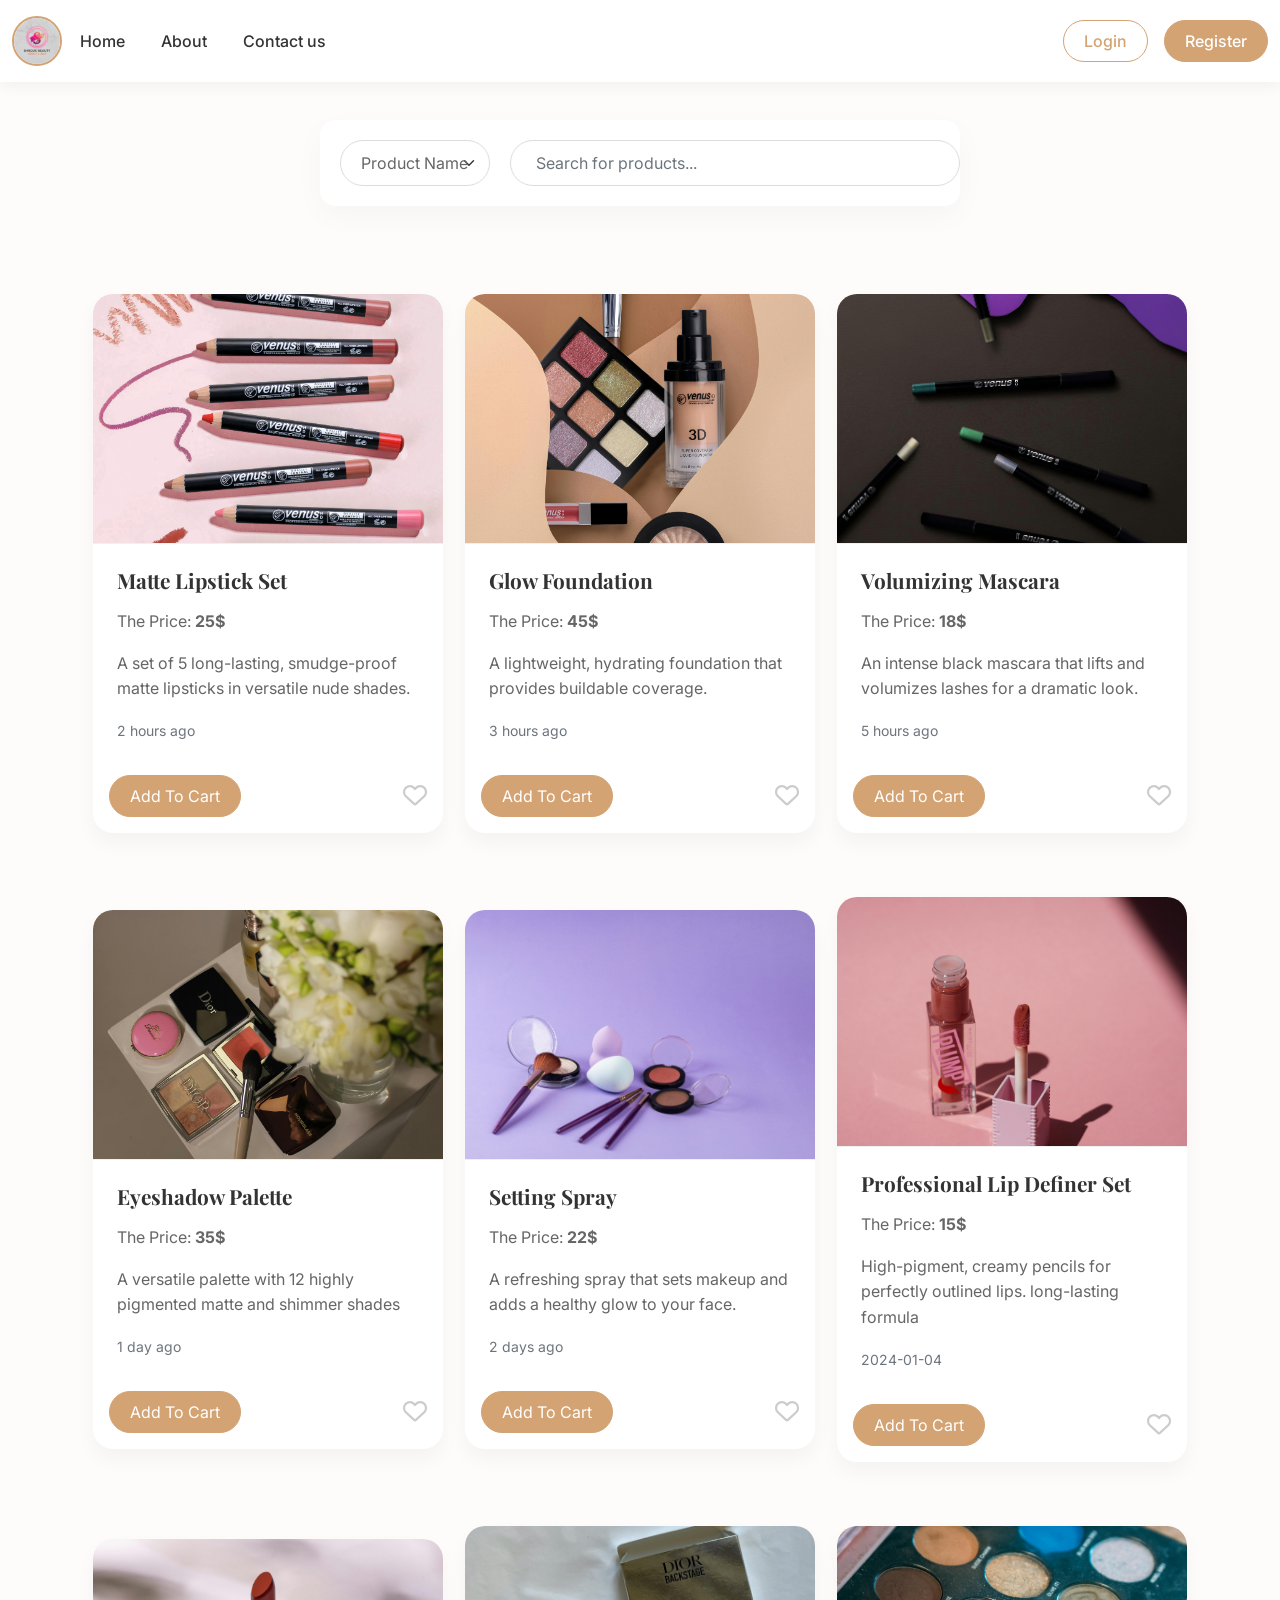
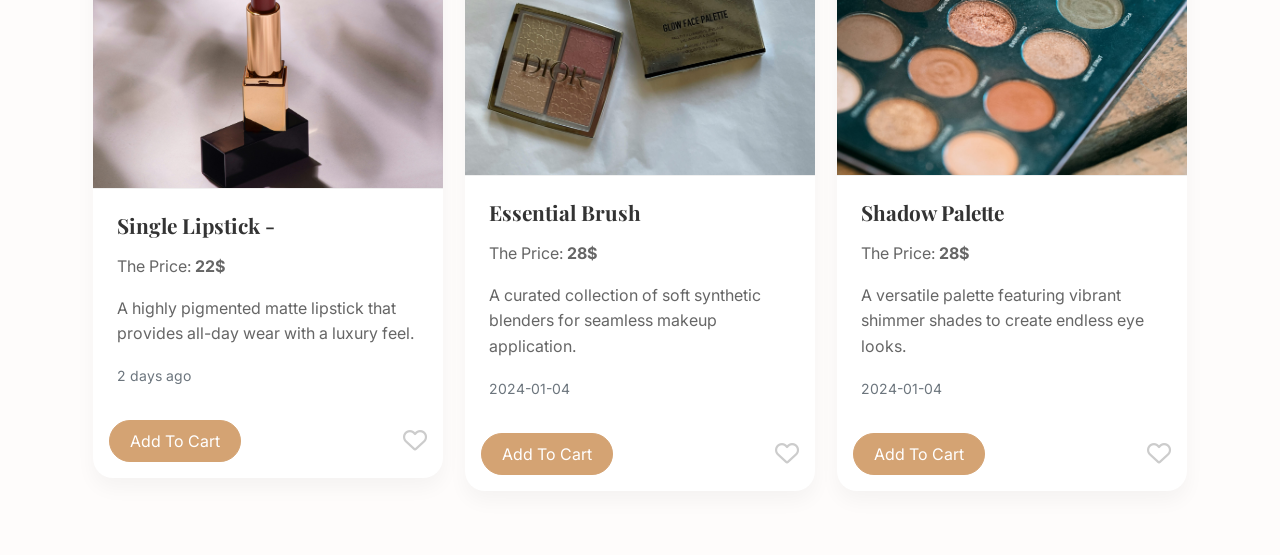
<file: index.html>
<!DOCTYPE html>
<html lang="en">

<head>
  <meta charset="UTF-8">
  <meta name="viewport" content="width=device-width, initial-scale=1.0">
  <title>Document</title>
  <link rel="stylesheet" href="css/bootstrap.css">
  <link rel="stylesheet" href="css/all.css">
  <link rel="stylesheet" href="css/style.css">
</head>

<body>


  <nav class="navbar navbar-expand-sm navbar-light bg-light fixed-top">
    <div class="container-fluid">
      <img src="images/Gemini_Generated_Image_7cnqp77cnqp77cnq.png" style="width: 50px; height: 50px; border-radius: 10px;">

      <button class="navbar-toggler" type="button" data-bs-toggle="collapse" data-bs-target="#navbarTogglerDemo03"
        aria-controls="navbarTogglerDemo03" aria-expanded="false" aria-label="Toggle navigation">
        <span class="navbar-toggler-icon"></span>
      </button>
      <div class="collapse navbar-collapse" id="navbarTogglerDemo03">

        <ul class="navbar-nav me-auto mb-2 mb-lg-0">
          <li class="nav-item">
            <a class="nav-link active" aria-current="page" href="index.html">Home</a>
          </li>
          <li class="nav-item">
            <a class="nav-link" href="#">About</a>
          </li>
          <li class="nav-item">
            <a class="nav-link " href="#" tabindex="-1" aria-disabled="true">Contact us</a>
          </li>
        </ul>

        <ul class="navbar-nav  mb-2 mb-lg-0 ">
          <a class="btn btn-outline-primary me-3 link  w-100" href="login.html" role="button">Login</a>
          <a class="btn btn-primary link w-100" href="register.html" role="button">Register</a>
          <div class="icon-cart position-relative  rest_icons ">
            <a class="mt-0" id="nameofaccount" href="#" role="button"></a> <!-- المفروض يودينى على الاكونت بتاعى  -->
            <i class="fas fa-shopping-cart  fs-3 me-4 mt-1 text-primary icon_cart "></i>
            <span class="position-absolute  badge rounded-pill bg-danger notification"></span>
            <div class="product_cart  ">   <!-- largediv -->
              <!-- هنا هتظهر المنتجات اللى اتضافت للعربة  -->
              <div >
                <!-- <button class="btn btn-secondary me-2">+</button>
                 <button class="btn btn-secondary">-</button> -->
              </div>
                 <a href="productofcart.html" class="btn btn-outline-primary me-2">View Cart</a>
            </div>
            <a class="btn btn-outline-danger me-2 " href="#" role="button" id="logout">Log out</a>
          </div>
        </ul>
      </div>
    </div>
  </nav>
<!-- /////////////////////////////////////////////////////////////////////////////////////////////////////////////////////////////// -->

  <!-- search -->
  <div class="container_search d-flex justify-content-between align-items-center flex-row col-6  mx-auto">
    <select id="searchMode" class="form-select w-25 col-3">
        <option value="name">Product Name</option>
        <option value="category">Category</option>
    </select>
    <input type="search" name="search" id="search" placeholder="Search for products..." class="form-control  w-75  col-6">  
  </div>
    <!-- products -->
  <div class="container bg-light mb-5 product_container ">
    <div class="allproduct d-flex  flex-row align-items-center justify-content-around flex-wrap " id="products">

      <!-- first card of product  عادى امسح الكود مش هيأثر -->
      <!-- <div class="card mb-3 mt-5" style="max-width: 540px;">
        <div class="row g-0">
          <div class="col-md-4">
            <img src="images/pexels-jackie-3483270-5203696.jpg" class="img-fluid rounded-start" alt="...">
          </div>
          <div class="col-md-8">
            <div class="card-body">
              <h4 class="card-title">Head Phone</h4>
              <p class="card-text">This is a wider card </p>
              <p class="card-text"><small class="text-muted">Last updated 3 mins ago</small></p>
            </div>
            <div class="product-action d-flex justify-content-between align-items-center px-3 pb-3 mt-4">
              <button class="addtocart btn btn-primary ">Add To Cart</button>
              <div class="icon"> <i class="fa-regular fa-heart fav " id="fav"></i> </div>
            </div>
          </div>
        </div>
      </div> -->
      <!-- JS will dynamically inject product cards here -->
    </div>
  </div>


  <!-- <button id="themeToggle" class="btn btn-outline-warning">تبديل الوضع</button> -->

  <script src="js/script.js"></script>
  <script src="js/bootstrap.bundle.min.js"></script>
  
 <!-- <img src="images/pexels-eugenia-remark-5767088-31209317.jpg" alt=""> -->



</body>

</html>
</file>
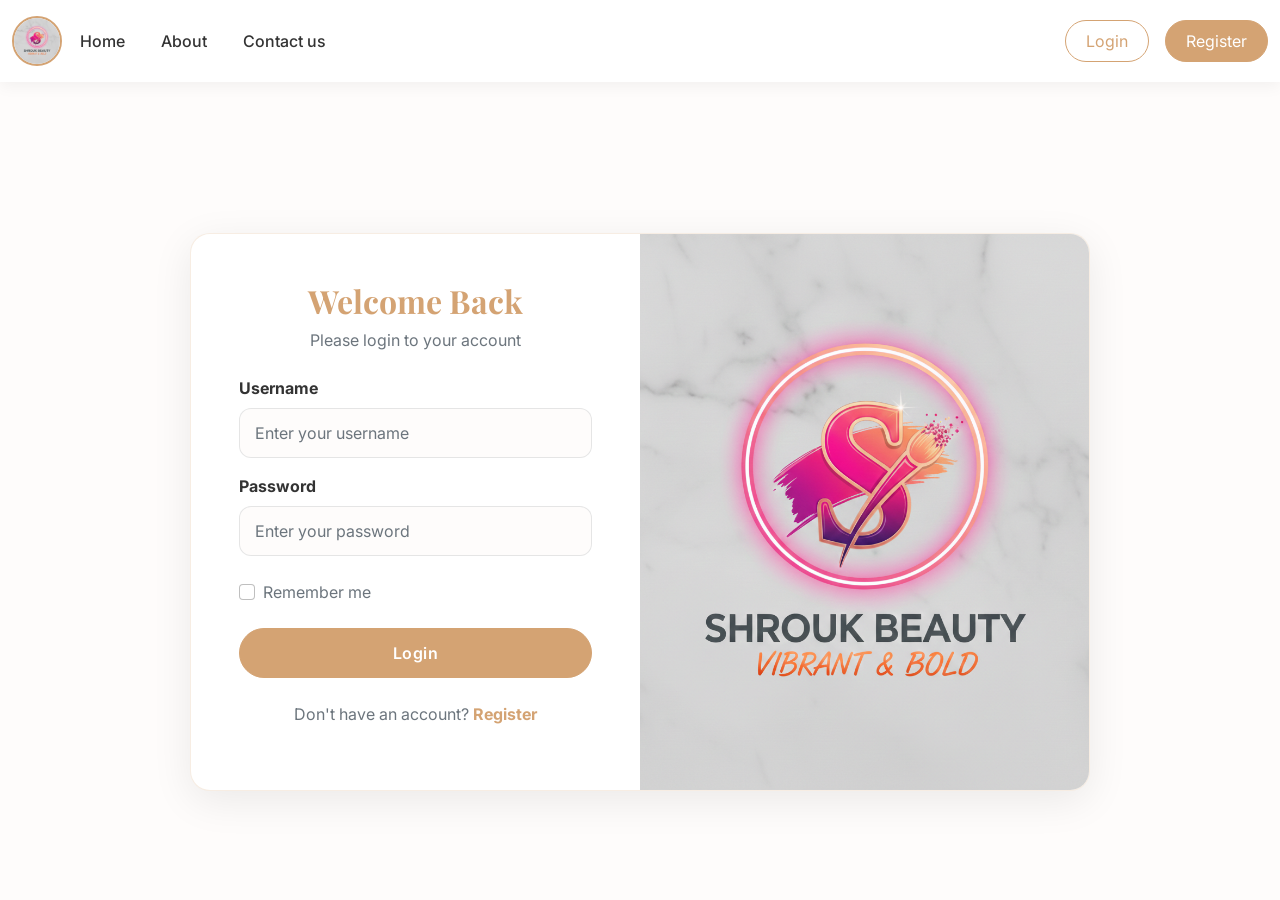
<file: login.html>
<!DOCTYPE html>
<html lang="en">

<head>
    <meta charset="UTF-8">
    <meta name="viewport" content="width=device-width, initial-scale=1.0">
    <title>Document</title>
    <link rel="stylesheet" href="css/bootstrap.css">
    <link rel="stylesheet" href="css/style.css">
</head>

<body>

    <!-- form Login -->
<nav class="navbar navbar-expand-lg navbar-light bg-light">
  <div class="container-fluid">
    <img src="images/Gemini_Generated_Image_7cnqp77cnqp77cnq.png"  style="width: 50px; height: 50px; border-radius: 8px;">

    <div class="collapse navbar-collapse" id="navbarTogglerDemo03">
      <ul class="navbar-nav me-auto mb-2 mb-lg-0">
        <li class="nav-item">
          <a class="nav-link active" aria-current="page" href="index.html">Home</a>
        </li>
        <li class="nav-item">
          <a class="nav-link" href="#">About</a>
        </li>
        <li class="nav-item">
          <a class="nav-link " href="#" tabindex="-1" aria-disabled="true">Contact us</a>
        </li>
      </ul>
    
     
      <a class="btn btn-outline-primary me-3" href="login.html" role="button">Login</a>
         <a class="btn btn-primary " href="register.html" role="button">Register</a>
    </div>
  </div>
</nav>

    <div class="auth-container container">
        <div class="row auth-form-wrapper w-100 mx-auto" style="max-width: 900px;">
            <div class="col-lg-6 col-12 auth-form-content">
                <h2 class="text-center">Welcome Back</h2>
                <p class="text-center text-muted mb-4">Please login to your account</p>
                <form>
                    <div class="mb-3">
                        <label for="username" class="form-label fw-bold">Username</label>
                        <input type="text" class="form-control auth-input" id="username" placeholder="Enter your username">
                    </div>

                    <div class="mb-4">
                        <label for="inputPassword" class="form-label fw-bold">Password</label>
                        <input type="password" class="form-control auth-input" id="inputPassword" placeholder="Enter your password">
                    </div>

                    <div class="form-check mb-4">
                        <input class="form-check-input" type="checkbox" id="flexCheckDefault">
                        <label class="form-check-label text-muted" for="flexCheckDefault">Remember me</label>
                    </div>

                    <button class="btn btn-primary w-100 auth-btn" id="btn_login">Login</button>
                    <p class="mt-4 text-center text-muted">Don't have an account? <a class="auth-link" href="register.html">Register</a></p>
                </form>
            </div>
            <div class="col-lg-6 col-12 p-0 d-none d-lg-block">
                <img src="images/Gemini_Generated_Image_7cnqp77cnqp77cnq.png" class="auth-image" alt="login Image">
            </div>
        </div>
    </div>

<script src="js/login.js"></script>
    <script src="js/bootstrap.bundle.min.js"></script>
</body>

</html>
</file>
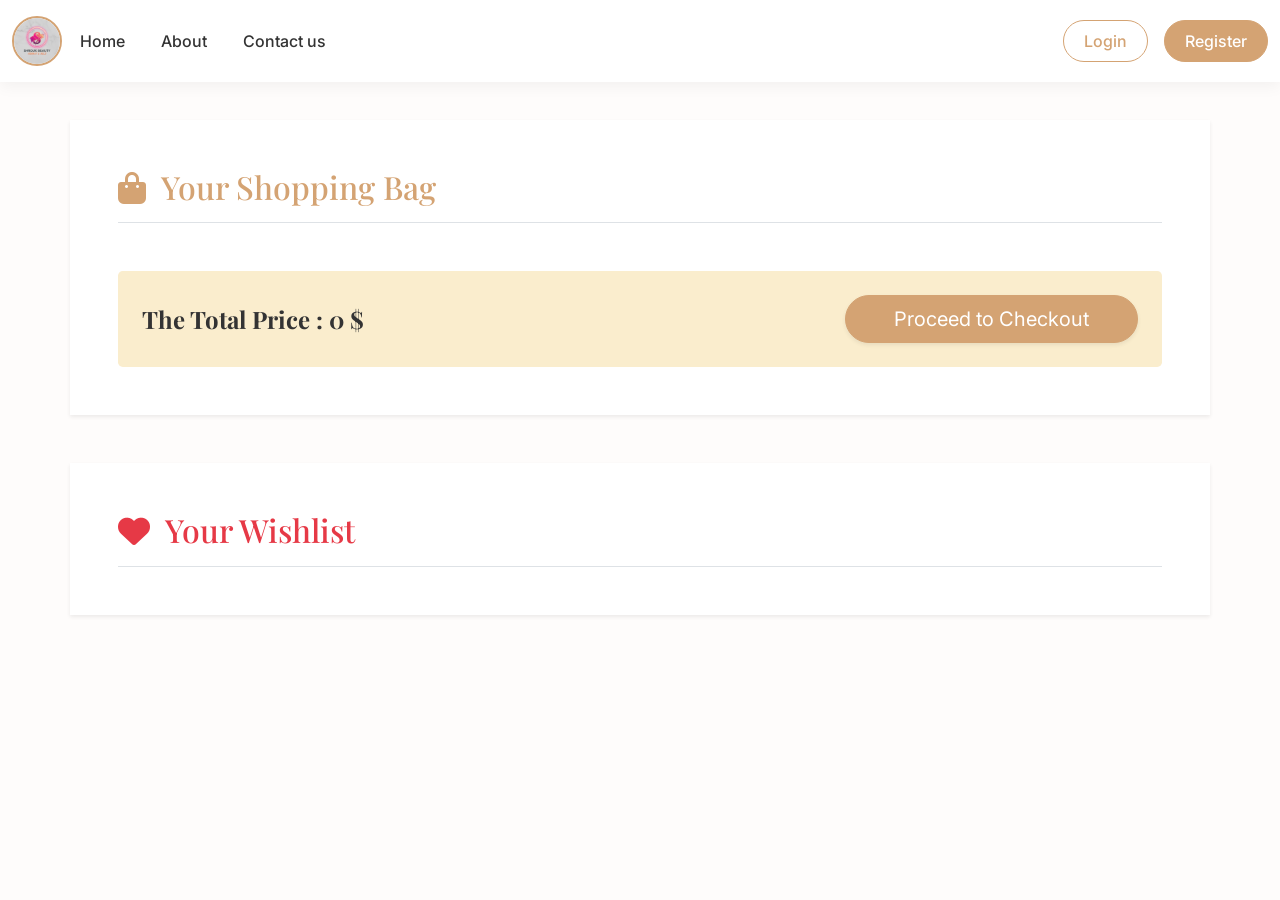
<file: productofcart.html>
<!DOCTYPE html>
<html lang="en">

<head>
    <meta charset="UTF-8">
    <meta name="viewport" content="width=device-width, initial-scale=1.0">
    <link rel="stylesheet" href="css/bootstrap.css">
    <link rel="stylesheet" href="css/all.css">
    <title>Document</title>
    <link rel="stylesheet" href="css/style.css">
</head>

<body>

    <nav class="navbar navbar-expand-sm navbar-light bg-light fixed-top">
        <div class="container-fluid">
            <img src="images/Gemini_Generated_Image_7cnqp77cnqp77cnq.png" style="width: 50px; height: 50px; border-radius: 8px;">

            <button class="navbar-toggler" type="button" data-bs-toggle="collapse" data-bs-target="#navbarTogglerDemo03"
                aria-controls="navbarTogglerDemo03" aria-expanded="false" aria-label="Toggle navigation">
                <span class="navbar-toggler-icon"></span>
            </button>
            <div class="collapse navbar-collapse" id="navbarTogglerDemo03">

                <ul class="navbar-nav me-auto mb-2 mb-lg-0">
                    <li class="nav-item">
                        <a class="nav-link active" aria-current="page" href="index.html">Home</a>
                    </li>
                    <li class="nav-item">
                        <a class="nav-link" href="#">About</a>
                    </li>
                    <li class="nav-item">
                        <a class="nav-link " href="#" tabindex="-1" aria-disabled="true">Contact us</a>
                    </li>
                </ul>

                <ul class="navbar-nav  mb-2 mb-lg-0 ">
                    <a class="btn btn-outline-primary me-3 link" href="login.html" role="button">Login</a>
                    <a class="btn btn-primary link" href="register.html" role="button">Register</a>
                    <div class="icon-cart position-relative  rest_icons ">
                        <a class="mt-0" id="nameofaccount" href="#" role="button"></a>
                        <!-- المفروض يودينى على الاكونت بتاعى  -->
                        <i class="fas fa-shopping-cart  fs-3 me-4 mt-1 text-primary icon_cart "></i>
                        <span class="position-absolute  badge rounded-pill bg-danger notification"></span>

                        <!-- <div class="product_cart">   largediv -->
                        <!-- هنا هتظهر المنتجات اللى اتضافت للعربة  -->
                        <!-- <div></div>
              <a href="productofcart.html" class="btn btn-outline-primary me-2">View Cart</a>
            </div> -->
                        <a class="btn btn-outline-danger me-2 " href="#" role="button" id="logout">Log out</a>
                    </div>
                </ul>
            </div>
        </div>
    </nav>

    <section class="home" style="margin-top: 120px;">
        <div class="container bg-white p-5 rounded-4 shadow-sm mb-5">
            <h2 class="mb-4 pb-3 border-bottom" style="font-family: 'Playfair Display', serif; color: var(--primary-color);">  
                <i class="fa-solid fa-bag-shopping me-2"></i> Your Shopping Bag 
            </h2>
            <div class="products row g-4">
                <!-- هنا هتظهر المنتجات اللى اتضافت للعربة  -->
            </div>
            
            <div class="mt-5 p-4 rounded-3 d-flex justify-content-between align-items-center" style="background-color: var(--secondary-color);">
                <p id="allprices" class="mb-0 fs-4 fw-bold" style="color: var(--text-dark); font-family: 'Playfair Display', serif;"></p>
                <button class="btn btn-primary px-5 py-2 fs-5 shadow-sm">Proceed to Checkout</button>
            </div>
        </div>
    </section>

    <!-- Favorite Products -->
    <section class="fav container bg-white p-5 rounded-4 shadow-sm mb-5">
        <h2 class="mb-4 pb-3 border-bottom Favorite_Products" style="font-family: 'Playfair Display', serif; color: var(--accent-color);"> 
            <i class="fa-solid fa-heart me-2"></i> Your Wishlist 
        </h2>
        <div class="fav_products row g-4">
        </div>
    </section>

    <script src="js/productofcart.js"></script>
    <script src="js/shared.js"></script>
      <script src="js/bootstrap.bundle.min.js"></script>

</body>

</html>
</file>
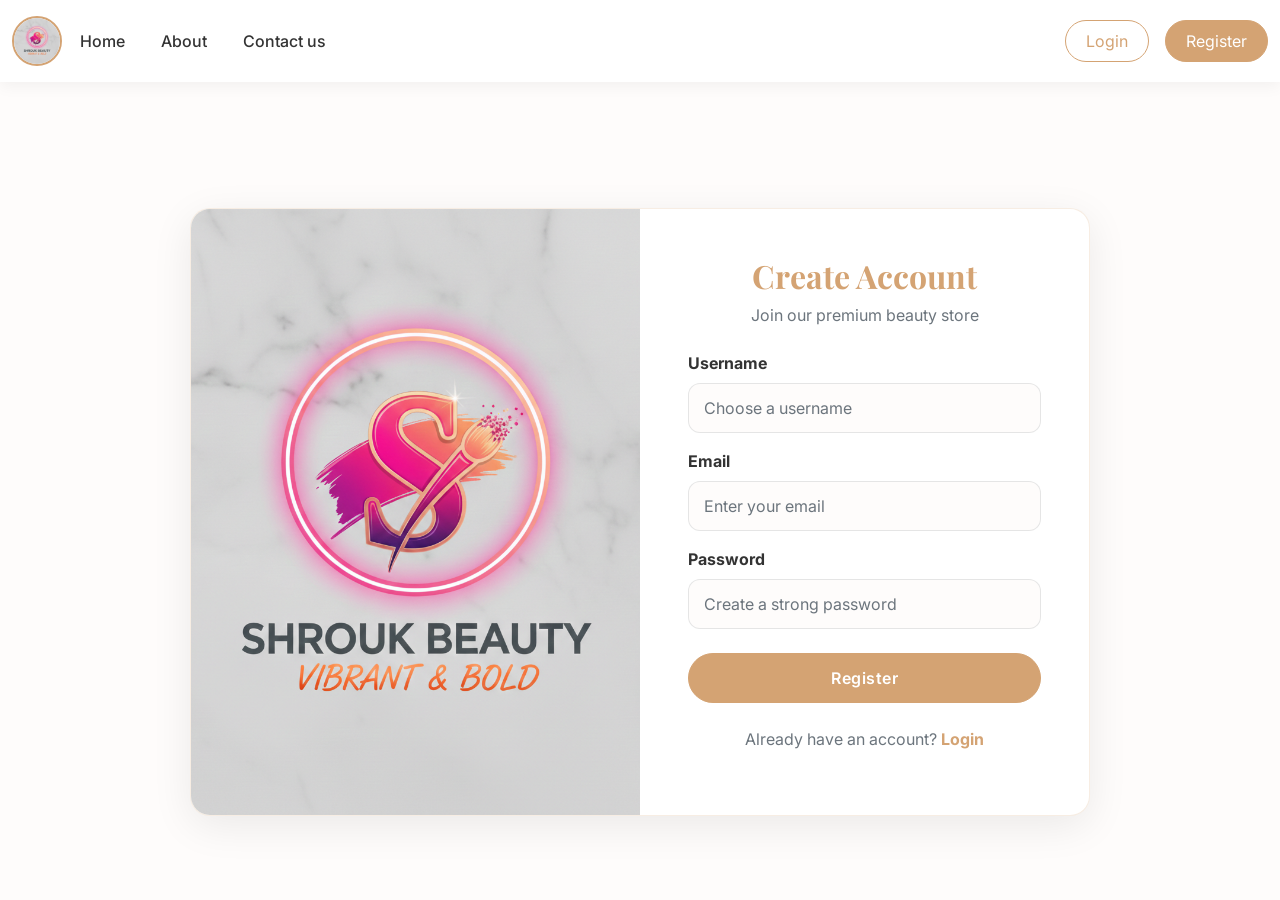
<file: register.html>
<!DOCTYPE html>
<html lang="en">

<head>
    <meta charset="UTF-8">
    <meta name="viewport" content="width=device-width, initial-scale=1.0">
    <title>Document</title>
    <link rel="stylesheet" href="css/bootstrap.css">
    <link rel="stylesheet" href="css/style.css">
</head>

<body>

    <!-- register Form -->

    <nav class="navbar navbar-expand-lg navbar-light bg-light">
        <div class="container-fluid">
            <img src="images/Gemini_Generated_Image_7cnqp77cnqp77cnq.png" style="width: 50px; height: 50px; border-radius: 8px;">

            <div class="collapse navbar-collapse" id="navbarTogglerDemo03">
                <ul class="navbar-nav me-auto mb-2 mb-lg-0">
                    <li class="nav-item">
                        <a class="nav-link active" aria-current="page" href="index.html">Home</a>
                    </li>
                    <li class="nav-item">
                        <a class="nav-link" href="#">About</a>
                    </li>
                    <li class="nav-item">
                        <a class="nav-link " href="#" tabindex="-1" aria-disabled="true">Contact us</a>
                    </li>
                </ul>


                <a class="btn btn-outline-primary me-3" href="login.html" role="button">Login</a>
                <a class="btn btn-primary " href="register.html" role="button">Register</a>
            </div>
        </div>
    </nav>

    <div class="auth-container container">
        <div class="row auth-form-wrapper w-100 mx-auto flex-row-reverse" style="max-width: 900px;">
            <div class="col-lg-6 col-12 auth-form-content">
                <h2 class="text-center">Create Account</h2>
                <p class="text-center text-muted mb-4">Join our premium beauty store</p>
                <form action="">
                    <div class="mb-3">
                        <label for="username" class="form-label fw-bold">Username</label>
                        <input type="text" class="form-control auth-input" id="username" placeholder="Choose a username">
                    </div>

                    <div class="mb-3">
                        <label for="Email" class="form-label fw-bold">Email</label>
                        <input type="email" class="form-control auth-input" id="Email" placeholder="Enter your email">
                    </div>

                    <div class="mb-4">
                        <label for="password" class="form-label fw-bold">Password</label>
                        <input type="password" class="form-control auth-input" id="password" placeholder="Create a strong password">
                    </div>
                    
                    <button class="btn btn-primary w-100 auth-btn" id="btn_register">Register</button>
                    <p class="mt-4 text-center text-muted">Already have an account? <a href="login.html" class="auth-link">Login</a></p>
                </form>
            </div>
            <div class="col-lg-6 col-12 p-0 d-none d-lg-block">
                <img src="images/Gemini_Generated_Image_7cnqp77cnqp77cnq.png" class="auth-image" alt="Register Image">
            </div>
        </div>
    </div>



    <script src="js/register.js"></script>
    <script src="js/bootstrap.bundle.min.js"></script>
</body>

</html>
</file>
<file: css/style.css>
/* Import Premium Fonts */
@import url('https://fonts.googleapis.com/css2?family=Inter:wght@300;400;500;600&family=Playfair+Display:ital,wght@0,400;0,600;0,700;1,400&display=swap');

/* Global Variables for Premium Theme */
:root {
  --primary-color: #d4a373; /* Elegant warm tone */
  --secondary-color: #faedcd; /* Soft background */
  --accent-color: #e63946; /* Heart active color */
  --text-dark: #333333;
  --text-light: #666666;
  --bg-light: #fefcfb;
  --card-bg: #ffffff;
}

body {
  font-family: 'Inter', sans-serif;
  background-color: var(--bg-light);
  color: var(--text-dark);
}

h1, h2, h3, h4, h5, h6, .card-title, .navbar-brand {
  font-family: 'Playfair Display', serif;
}

/* Typography & Colors - Navbar & Links */
.navbar {
  background: rgba(255, 255, 255, 0.95) !important;
  backdrop-filter: blur(10px);
  box-shadow: 0 4px 15px rgba(0,0,0,0.05);
  padding: 1rem 0;
  transition: all 0.3s ease;
}

.navbar-nav .nav-link {
  font-weight: 500;
  color: var(--text-dark) !important;
  margin: 0 10px;
  transition: color 0.3s ease;
}

.navbar-nav .nav-link:hover {
  color: var(--primary-color) !important;
}

.btn-primary {
  background-color: var(--primary-color);
  border-color: var(--primary-color);
  color: white;
  transition: all 0.3s ease;
  border-radius: 25px;
  padding: 8px 20px;
}

.btn-primary:hover, .btn-primary:focus {
  background-color: #c49261;
  border-color: #c49261;
  color: white;
  transform: translateY(-2px);
  box-shadow: 0 5px 15px rgba(212, 163, 115, 0.4);
}

.btn-outline-primary {
  color: var(--primary-color);
  border-color: var(--primary-color);
  border-radius: 25px;
  padding: 8px 20px;
  transition: all 0.3s ease;
}

.btn-outline-primary:hover {
  background-color: var(--primary-color);
  border-color: var(--primary-color);
  color: white;
  transform: translateY(-2px);
}

a.link {
  text-decoration: none;
  font-weight: 500;
}

/* Username */
#nameofaccount {
  margin-right: 20px;
  font-family: 'Playfair Display', serif;
  font-weight: 600;
  font-size: 1.1rem;
  color: var(--primary-color) !important;
  display: flex;
  align-items: center;
}

/* Search Bar Styling */
.container_search {
  margin-top: 120px;
  margin-bottom: 40px;
  background: var(--card-bg);
  padding: 20px;
  border-radius: 15px;
  box-shadow: 0 10px 30px rgba(0,0,0,0.03);
}

#searchMode {
  margin-right: 20px;
  border-radius: 25px;
  border: 1px solid #ddd;
  padding: 10px 20px;
  font-family: 'Inter', sans-serif;
  color: var(--text-light);
}

#search {
  border-radius: 25px;
  border: 1px solid #ddd;
  padding: 10px 25px;
  transition: all 0.3s ease;
  font-family: 'Inter', sans-serif;
}

#search:focus {
  border-color: var(--primary-color);
  box-shadow: 0 0 0 0.2rem rgba(212, 163, 115, 0.25);
  outline: none;
}

/* Product Container & Cards */
.product_container {
  margin-top: 20px;
  background-color: transparent !important;
}

/* Targeting generated product cards */
.product-cards, .card {
  border: none;
  border-radius: 20px;
  background: var(--card-bg);
  overflow: hidden;
  transition: all 0.4s cubic-bezier(0.175, 0.885, 0.32, 1.275);
  box-shadow: 0 10px 20px rgba(0, 0, 0, 0.04);
}

.product-cards:hover, .card:hover {
  transform: translateY(-10px);
  box-shadow: 0 20px 40px rgba(0, 0, 0, 0.08);
}

.card-img-top {
  border-bottom: 1px solid #f0f0f0;
  object-fit: cover; /* Prevents distortion */
  transition: transform 0.5s ease;
}

.card:hover .card-img-top {
  transform: scale(1.03);
}

.card-body {
  padding: 1.5rem;
}

.card-title {
  font-size: 1.3rem;
  font-weight: 700;
  margin-bottom: 0.5rem;
}

.card-text {
  color: var(--text-light);
  line-height: 1.6;
}

/* Icons & Heart Interactive Effect */
.icon {
  font-size: 24px;
  cursor: pointer;
}

.icon .fav, .icon .fa-heart {
  transition: transform 0.2s cubic-bezier(0.175, 0.885, 0.32, 1.275), color 0.3s ease;
  color: #ccc;
}

.icon .fav:hover, .icon .fa-heart:hover {
  transform: scale(1.15);
  color: #ffb3b3;
}

/* This targets the filled heart specifically to ensure it overrides when solid */
.icon .fa-solid.fa-heart, .icon .fa-solid.fav {
  color: var(--accent-color) !important;
  transform: scale(1.1);
}

/* Cart Menu Styling */
.icon-cart i {
  cursor: pointer;
  color: var(--text-dark) !important;
  transition: color 0.3s ease;
}

.icon-cart i:hover {
  color: var(--primary-color) !important;
}

.notification {
  top: -8px;
  left: 90px;
  display: none;
  background-color: var(--primary-color) !important;
  color: white;
  border: 2px solid white;
}

.rest_icons {
  display: none;
  align-items: center;
}

/* Cart dropdown panel */
.product_cart {
  display: none;
  position: absolute;
  width: 340px;
  max-height: 400px;
  overflow-y: auto;
  overflow-x: hidden;
  background-color: rgba(255, 255, 255, 0.98);
  backdrop-filter: blur(15px);
  box-shadow: 0 15px 35px rgba(0, 0, 0, 0.1);
  padding: 15px;
  top: 50px;
  right: 60px;
  z-index: 1000;
  border-radius: 15px;
  border: 1px solid rgba(0,0,0,0.05);
}

/* Slim Scrollbar for Cart */
.product_cart::-webkit-scrollbar {
  width: 6px;
}

.product_cart::-webkit-scrollbar-track {
  background: transparent; 
  border-radius: 10px;
}

.product_cart::-webkit-scrollbar-thumb {
  background: rgba(212, 163, 115, 0.5); /* Primary color slightly transparent */
  border-radius: 10px;
}

.product_cart::-webkit-scrollbar-thumb:hover {
  background: rgba(212, 163, 115, 0.8);
}

/* Cart inner items */
.product_cart .row-col-6 {
  display: flex;
  align-items: center;
  justify-content: space-between;
  border-bottom: 1px solid #f0f0f0;
  padding: 12px 5px !important;
  background-color: transparent !important;
  margin-bottom: 0 !important;
}

.product_cart .row-col-6 p {
  margin: 0;
  font-size: 0.9rem;
  font-weight: 500;
  flex: 1;
}

.product_cart .row-col-6 strong {
  display: block;
  font-size: 0.85rem;
  color: var(--primary-color) !important;
  margin-top: 4px;
}

.product_cart .btn-secondary {
  background-color: #f8f9fa;
  color: var(--text-dark);
  border: 1px solid #e9ecef;
  border-radius: 50%;
  width: 25px;
  height: 25px;
  padding: 0;
  display: flex;
  align-items: center;
  justify-content: center;
  font-weight: bold;
}

.product_cart .btn-secondary:hover {
  background-color: var(--primary-color);
  color: white;
  border-color: var(--primary-color);
}

.product_cart .number {
  font-weight: 600;
  width: 20px;
  text-align: center;
}

/* View Cart button */
.product_cart .btn-outline-primary {
  width: 100%;
  margin-top: 15px;
}

#logout {
  border-radius: 25px;
}

/* Image rounding for navbar */
.navbar img {
  border-radius: 50% !important;
  border: 2px solid var(--primary-color);
}

/* Product of Cart Page Specifics */
.home .card, .fav .card {
  box-shadow: 0 5px 15px rgba(0, 0, 0, 0.05);
  transition: all 0.3s ease;
  border-radius: 15px;
  overflow: hidden;
  border: none;
}

.home .card:hover, .fav .card:hover {
  transform: translateY(-5px);
  box-shadow: 0 15px 30px rgba(0, 0, 0, 0.08);
}

.home .btn-danger {
  background-color: transparent;
  color: var(--accent-color);
  border: 1px solid var(--accent-color);
  border-radius: 25px;
  padding: 8px;
  font-weight: 500;
  transition: all 0.3s ease;
}

.home .btn-danger:hover {
  background-color: var(--accent-color);
  color: white;
  transform: translateY(-2px);
  box-shadow: 0 5px 15px rgba(230, 57, 70, 0.3);
}

.home .btn-secondary {
  border-radius: 50%;
  width: 35px;
  height: 35px;
  display: flex;
  align-items: center;
  justify-content: center;
  background-color: var(--secondary-color);
  color: var(--primary-color);
  border: none;
  font-weight: bold;
}

.home .btn-secondary:hover {
  background-color: var(--primary-color);
  color: white;
}

/* Auth Pages Styling */
.auth-container {
  min-height: calc(100vh - 120px);
  display: flex;
  align-items: center;
  justify-content: center;
  padding-top: 80px;
}

.auth-form-wrapper {
  background: var(--card-bg);
  border-radius: 20px;
  box-shadow: 0 10px 40px rgba(0, 0, 0, 0.08);
  overflow: hidden;
  border: 1px solid rgba(212, 163, 115, 0.2);
}

.auth-form-content {
  padding: 3rem;
  display: flex;
  flex-direction: column;
  justify-content: center;
}

.auth-form-content h2 {
  color: var(--primary-color);
  font-weight: 700;
  margin-bottom: 0.5rem;
}

.auth-input {
  border-radius: 12px;
  border: 1px solid rgba(0, 0, 0, 0.1);
  padding: 12px 15px;
  transition: all 0.3s ease;
  background-color: var(--bg-light);
}

.auth-input:focus {
  border-color: var(--primary-color);
  box-shadow: 0 0 0 3px rgba(212, 163, 115, 0.2);
  background-color: #fff;
  outline: none;
}

.auth-btn {
  border-radius: 25px;
  padding: 12px;
  font-weight: 600;
  letter-spacing: 0.5px;
  transition: all 0.3s ease;
}

.auth-btn:hover {
  transform: translateY(-3px);
  box-shadow: 0 5px 15px rgba(212, 163, 115, 0.4);
}

.auth-image {
  height: 100%;
  width: 100%;
  object-fit: cover;
  min-height: 500px;
}

.auth-link {
  color: var(--primary-color);
  font-weight: 700;
  text-decoration: none;
  transition: all 0.3s ease;
}

.auth-link:hover {
  color: var(--accent-color);
  text-decoration: underline;
}
</file>
